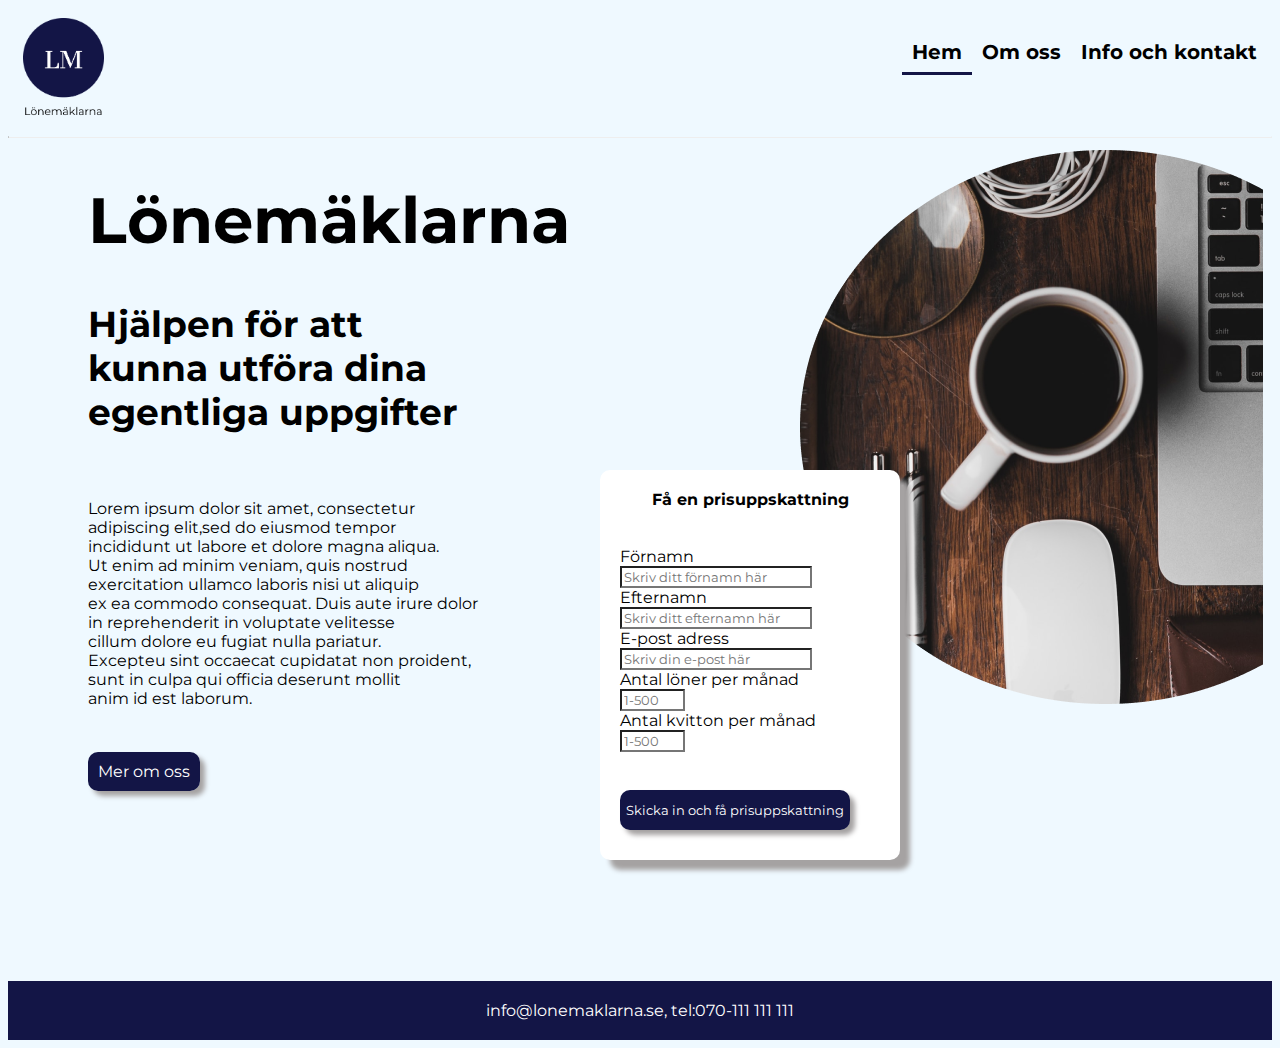
<file: index.html>
<!DOCTYPE html>
<html lang="sv">
<!--WCAG 3.1.1-->

<head>
    <!--webbriktlinje1: WCAG 2.4.1 Erbjud möjlighet att hoppa över innehåll. 
        Detta har jag tillämpat genom att tillägga aria-labels så
         att de med skärmläsaare lättare kan navigera sig på sidan. Har även lämnat tomma 
        alt-texter då dessa är endast dekorativa och inte har nån funktion. -->
    <!--webbriktlinje2: WCAG 1.4.3 Använd tillräcklig kontrast mellan
    text och bakgrund. Detta har jag tillämpat genom att kolla alla kontraster
    svart text-ljusblå bakgrund = 19.66:1 , vit text-mörkblå bakgrund = 17.13:1-->
    <!--webbriktlinje 3 = WCAG 3.1.1 Ange sidans språk i koden-->
    <!-- Har även för tillgänglighetens skull adderat padding till knappar och länkar som 
    underlättar med en större klickyta-->
    <meta charset="UTF-8">
    <meta http-equiv="X-UA-Compatible" content="IE=edge">
    <meta name="viewport" content="width=device-width, initial-scale=1.0">
    <title>HemLM</title>
    <!--länktitel-->
    <link rel="preconnect" href="https://fonts.googleapis.com">
    <!--länk till typsnitt-->
    <link rel="preconnect" href="https://fonts.gstatic.com" crossorigin>
    <link href="https://fonts.googleapis.com/css2?family=Montserrat&display=swap" rel="stylesheet">
    <link rel="stylesheet" href="style.css">
    <!--länk till css-->
</head>

<body>
    <header>
        <!--2.4.1 aria-label-->
        <!--header startar-->
        <div class="header">
            <a href="index.html" class=imglogo><img src="img/logo.png" alt="logo.lonemaklarna" height="100px"></a>
            <!--länk till loggo-->
            <nav class="myNav">
                <!--2.4.1 aria-label-->
                <!--3 länksidor-->
                <a class="active" href="index.html">Hem</a>
                <a href="about.html">Om oss</a>
                <a href="contact.html">Info och kontakt</a>
            </nav>
        </div>
    </header>
    <!--header slutar-->
    <hr class="avgrans">
    <!--för mobil-->
    <main>
        <!--2.4.1 aria-label-->
        <section class="lonetext">
            <h1 class="h1">Lönemäklarna</h1>
            <!--Rubrik-->
            <h2 class="h2p1">Hjälpen för att <br>kunna utföra dina <br>egentliga uppgifter</h2>
            <!--Underrubrik-->
            <br>
            <p class="loremp1">Lorem ipsum dolor sit amet, consectetur <br>
                <!--innehåll-->
                adipiscing elit,sed do eiusmod tempor <br>
                incididunt ut labore et dolore magna aliqua. <br>
                Ut enim ad minim veniam, quis nostrud <br>
                exercitation ullamco laboris nisi ut aliquip <br>
                ex ea commodo consequat. Duis aute irure dolor <br>
                in reprehenderit in voluptate velitesse <br>
                cillum dolore eu fugiat nulla pariatur. <br>
                Excepteu sint occaecat cupidatat non proident,<br>
                sunt in culpa qui officia deserunt mollit <br>
                anim id est laborum.</p>
            <br> <br>
            <a class="linkButton" href="contact.html" id="linktext">Mer om oss</a>
            <!--länk stylad som knapp-->
            <br>
            <div class="picture1">
                <img src="img/desk1.png" alt="" />
                <!--länk till bild sid 1-->
            </div>



            <form class="myForm" aria-label="förfråganformulär">
                <!--start formulär-->
                <!--2.4.1 aria-label-->
                <legend>Få en prisuppskattning</legend> <br> <br>
                <label for="fname">Förnamn</label><br>
                <input type="text" id="fname" name="fname" placeholder="Skriv ditt förnamn här" /> <br>
                <label for="lname">Efternamn</label><br>
                <input type="text" id="lname" name="lname" placeholder="Skriv ditt efternamn här" /><br>
                <label for="email">E-post adress</label><br>
                <input type="text" id="email" name="email" placeholder="Skriv din e-post här"><br>
                <label for="quantity">Antal löner per månad</label><br>
                <input type="number" id="quantity" name="quantity" placeholder="1-500" min="1" max="500"><br>
                <label for="quantity">Antal kvitton per månad</label><br>
                <input type="number" id="quantity" name="quantity" placeholder="1-500" min="1" max="500">
                <br><br><br>
                <button class="buttonForm" type="button" onclick="myFunction()">Skicka in och få
                    prisuppskattning</button>
                <!--knapp för att sända formulär-->
                <!--onklick med funktion i JS-->

            </form>
        </section>
    </main>
    <!--formulär slut-->


    <footer>
        <!--2.4.1 aria-label-->
        <!--footer startar-->
        <p class="myFooter">info@lonemaklarna.se,
            tel:070-111 111 111</p>
    </footer>
    <!--footer slut-->

    <script src="javascript.js"></script>
    <!--länk till javascript-->
</body>

</html>
</file>
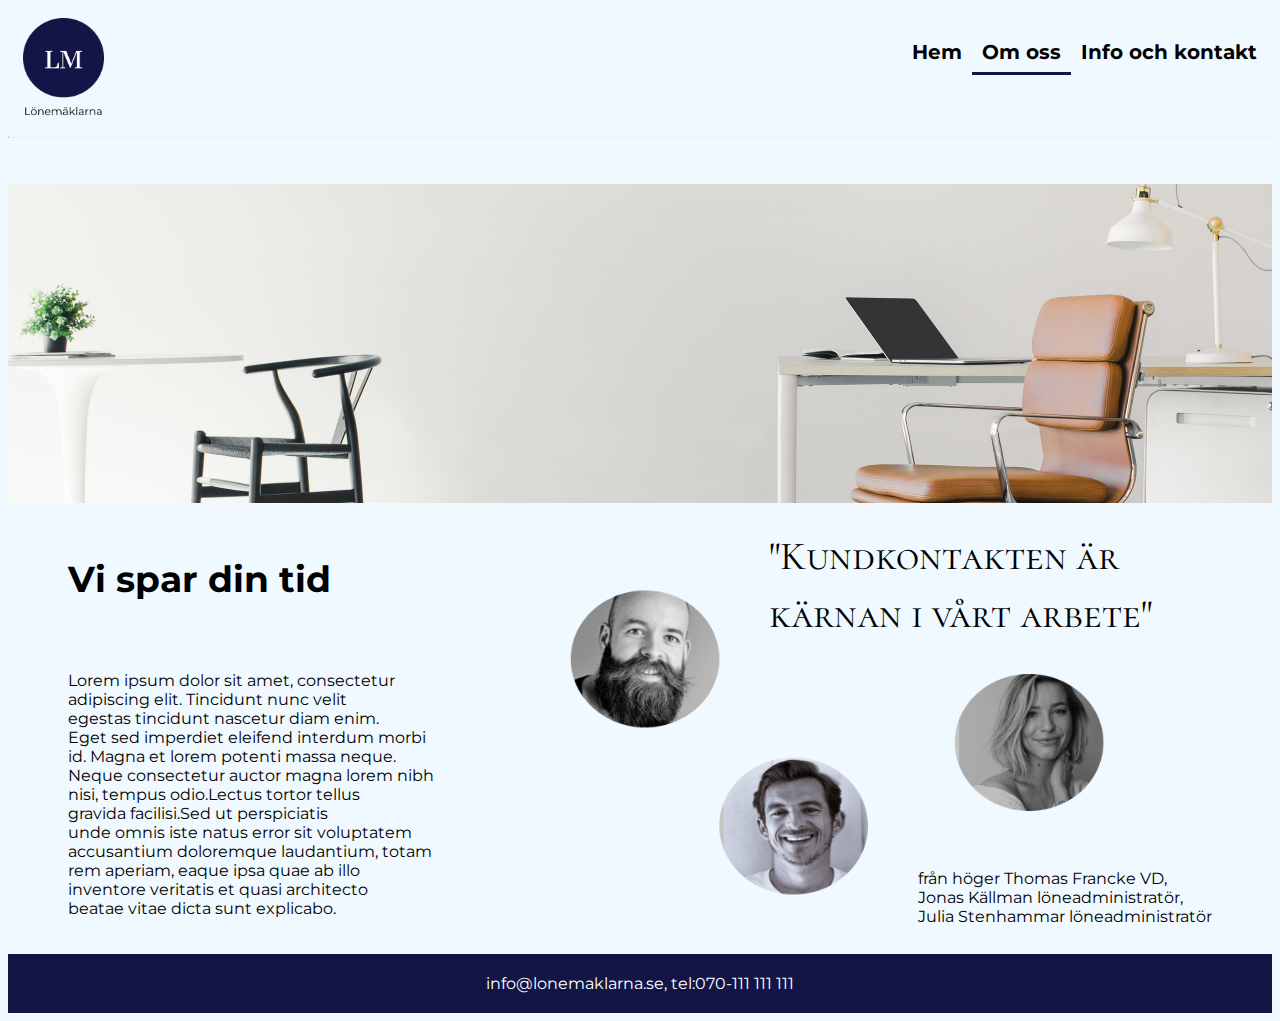
<file: about.html>
<!DOCTYPE html>
<html lang="sv">
<!--WCAG 3.1.1-->

<head>
    <!--webbriktlinje1: WCAG 2.4.1 Erbjud möjlighet att hoppa över innehåll. 
        Detta har jag tillämpat genom att tillägga aria-labels så
         att de med skärmläsaare lättare kan navigera sig på sidan. Har även lämnat tomma 
        alt-texter då dessa är endast dekorativa och inte har nån funktion. -->
    <!--webbriktlinje2: WCAG 1.4.3 Använd tillräcklig kontrast mellan
    text och bakgrund. Detta har jag tillämpat genom att kolla alla kontraster
    svart text-ljusblå bakgrund = 19.66:1 , vit text-mörkblå bakgrund = 17.13:1-->
    <!--webbriktlinje 3 = WCAG 3.1.1 Ange sidans språk i koden-->
    <!-- Har även för tillgänglighetens skull adderat padding till knappar och länkar som 
    underlättar med en större klickyta-->
    <meta charset="UTF-8">
    <meta http-equiv="X-UA-Compatible" content="IE=edge">
    <meta name="viewport" content="width=device-width, initial-scale=1.0">
    <title>AboutLM</title>
    <link rel="preconnect" href="https://fonts.googleapis.com">
    <!--länk till typsnitt-->
    <link rel="preconnect" href="https://fonts.gstatic.com" crossorigin>
    <link href="https://fonts.googleapis.com/css2?family=Montserrat&display=swap" rel="stylesheet">

    <link rel="preconnect" href="https://fonts.googleapis.com">
    <!--länk till typsnitt 2-->
    <link rel="preconnect" href="https://fonts.gstatic.com" crossorigin>
    <link href="https://fonts.googleapis.com/css2?family=Cormorant+SC&family=Montserrat&display=swap" rel="stylesheet">

    <link rel="stylesheet" href="style.css">
    <!--länk till css-->
</head>

<body>
    <header>
        <!--2.4.1 aria-label-->
        <!--header startar-->
        <div class="header">
            <a href="index.html" class=imglogo><img src="img/logo.png" alt="logo.lonemaklarna" height="100px"></a>
            <!--länk till loggo-->
            <nav class="myNav">
                <!--2.4.1 aria-label-->
                <!--3 länksidor-->
                <a href="index.html">Hem</a>
                <a class="active" href="about.html">Om oss</a>
                <a href="contact.html">Info och kontakt</a>
            </nav>
        </div>
    </header>
    <!--header slutar-->
    <hr class="avgrans">
    <!--för mobil-->
    <main>
        <!--2.4.1 aria-label-->
        <br> <br>
        <div class="row">
            <!--flexbox startar-->
            <div class="column5">
                <!--bild under header-->
                <img class="imgp2" src="img/office1.png" alt="">
            </div>


            <div class="column1">
                <!--vänser sida med text-->
                <h2 class="h2p2">Vi spar din tid</h2>
                <p class="loremp2">
                    Lorem ipsum dolor sit amet, consectetur <br>
                    adipiscing elit. Tincidunt nunc velit <br>
                    egestas tincidunt nascetur diam enim. <br>
                    Eget sed imperdiet eleifend interdum morbi <br>
                    id. Magna et lorem potenti massa neque. <br>
                    Neque consectetur auctor magna lorem nibh <br>
                    nisi, tempus odio.Lectus tortor tellus <br>
                    gravida facilisi.Sed ut perspiciatis <br>
                    unde omnis iste natus error sit voluptatem <br>
                    accusantium doloremque laudantium, totam <br>
                    rem aperiam, eaque ipsa quae ab illo <br>
                    inventore veritatis et quasi architecto <br>
                    beatae vitae dicta sunt explicabo.</p>
            </div>


            <div class="column2">
                <!--höger sida med bild med två texter ovanpå-->
                <div class="container">
                    <img class="imgStaff" src="img/staff.png" alt="picture of staff">
                    <div class="citat">"Kundkontakten är <br> kärnan i vårt arbete"</div>
                    <div class="nameImg">
                        från höger Thomas Francke VD,<br> Jonas Källman löneadministratör, <br> Julia Stenhammar
                        löneadministratör
                    </div>
                </div>

            </div>


        </div>
        <!--flexbox slutar-->
    </main>
    <footer>
        <!--2.4.1 aria-label-->
        <!--footer startar-->
        <p class="myFooter">info@lonemaklarna.se,
            tel:070-111 111 111</p>
    </footer>
    <!--footer slut-->
</body>

</html>
</file>
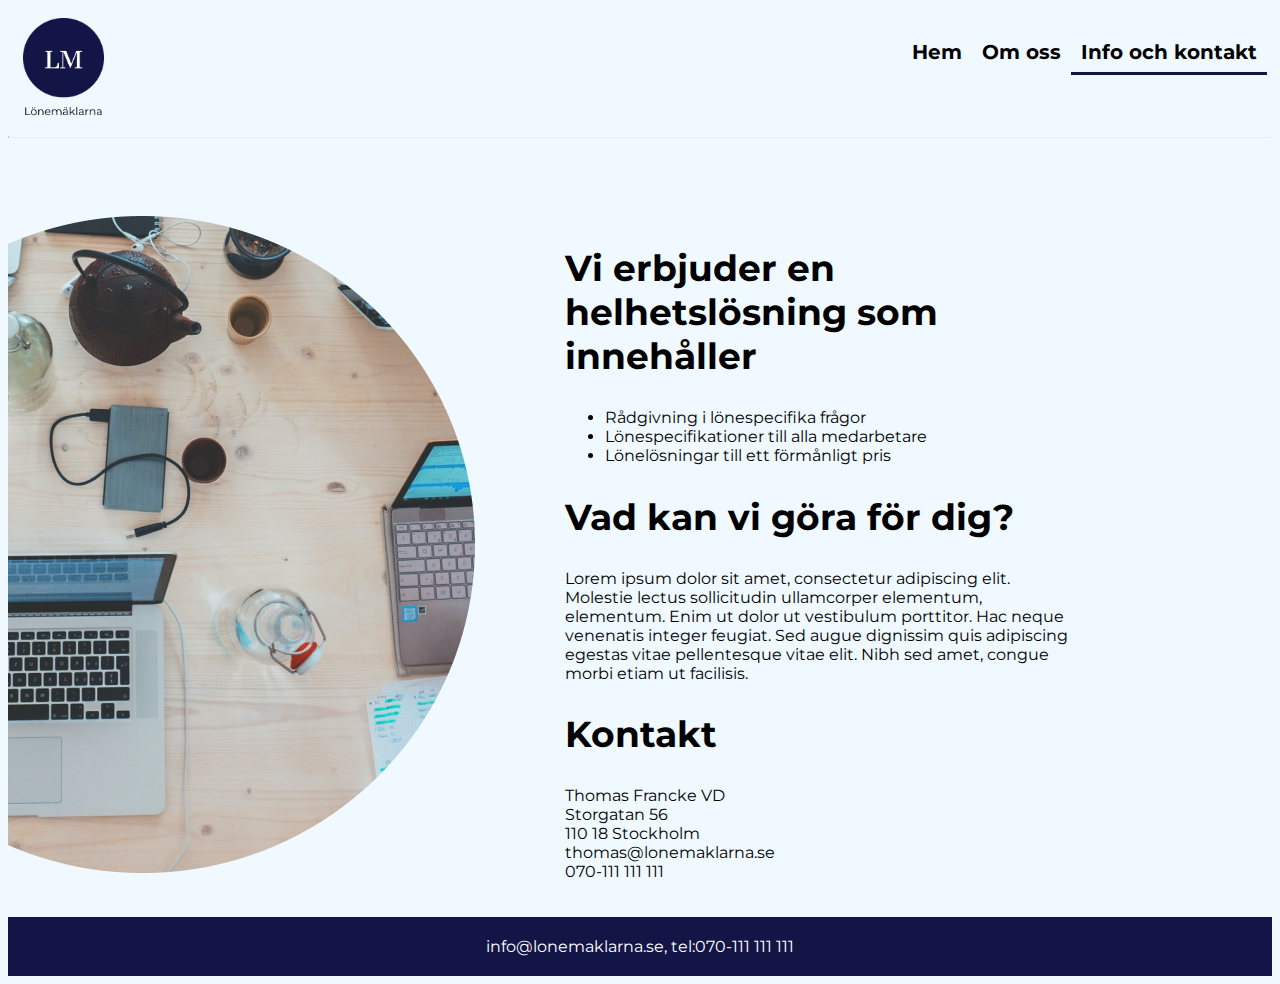
<file: contact.html>
<!DOCTYPE html>
<html lang="sv">
<!--WCAG 3.1.1-->

<head>
    <!--webbriktlinje1: WCAG 2.4.1 Erbjud möjlighet att hoppa över innehåll. 
        Detta har jag tillämpat genom att tillägga aria-labels så
         att de med skärmläsaare lättare kan navigera sig på sidan. Har även lämnat tomma 
        alt-texter då dessa är endast dekorativa och inte har nån funktion. -->
    <!--webbriktlinje2: WCAG 1.4.3 Använd tillräcklig kontrast mellan
    text och bakgrund. Detta har jag tillämpat genom att kolla alla kontraster
    svart text-ljusblå bakgrund = 19.66:1 , vit text-mörkblå bakgrund = 17.13:1-->
    <!--webbriktlinje 3 = WCAG 3.1.1 Ange sidans språk i koden-->
    <!-- Har även för tillgänglighetens skull adderat padding till knappar och länkar som 
    underlättar med en större klickyta-->
    <meta charset="UTF-8">
    <meta http-equiv="X-UA-Compatible" content="IE=edge">
    <meta name="viewport" content="width=device-width, initial-scale=1.0">
    <title>ContactLM</title>
    <!--länktitel-->
    <link rel="preconnect" href="https://fonts.googleapis.com">
    <!--länk till typsnitt-->
    <link rel="preconnect" href="https://fonts.gstatic.com" crossorigin>
    <link href="https://fonts.googleapis.com/css2?family=Montserrat&display=swap" rel="stylesheet">
    <link rel="stylesheet" href="style.css">
    <!--länk till css-->
</head>

<body>
    <header>
        <!--2.4.1 aria-label-->
        <!--header startar-->
        <div class="header">
            <a href="index.html" class=imglogo><img src="img/logo.png" alt="logo.lonemaklarna" height="100px"></a>
            <!--länk till loggo-->
            <nav class="myNav">
                <!--2.4.1 aria-label-->
                <a href="index.html">Hem</a>
                <!--3 länksidor-->
                <a href="about.html">Om oss</a>
                <a class="active" href="contact.html">Info och kontakt</a>
            </nav>
        </div>
    </header>
    <!--header slutar-->
    <hr class="avgrans">
    <!--för mobil-->
    <main>
        <!--2.4.1 aria-label-->
        <section>
            <div class="row">
                <!--flexbox start-->
                <div class="column3">
                    <!--vänster del av sidan-->
                    <img class="img3" src="img/desk2.png" alt="">

                </div>
                <div class="column4">
                    <!--höger del av sidan-->
                    <h2 class="h2p3">Vi erbjuder en helhetslösning som innehåller</h2>
                    <ul class="textp3">
                        <li>Rådgivning i lönespecifika frågor</li>
                        <li>Lönespecifikationer till alla medarbetare</li>
                        <li>Lönelösningar till ett förmånligt pris</li>

                    </ul>
                    <h2 class="h2p3">Vad kan vi göra för dig?</h2>
                    <p class="textp3">
                        Lorem ipsum dolor sit amet, consectetur adipiscing elit. Molestie lectus
                        sollicitudin ullamcorper elementum, elementum. Enim ut dolor ut
                        vestibulum porttitor. Hac neque venenatis integer feugiat. Sed augue
                        dignissim quis adipiscing egestas vitae pellentesque vitae elit. Nibh
                        sed amet, congue morbi etiam ut facilisis.

                    </p>
                    <h2 class="h2p3">Kontakt</h2>
                    <p class="textp3">
                        Thomas Francke VD <br>
                        Storgatan 56 <br>
                        110 18 Stockholm <br>
                        thomas@lonemaklarna.se <Br>
                        070-111 111 111

                    </p>

                </div>
            </div>
            <!--flexbox slutar-->

        </section>
    </main>
    <footer>
        <!--2.4.1 aria-label-->
        <!--footer startar-->
        <p class="myFooter">info@lonemaklarna.se,
            tel:070-111 111 111</p>
    </footer>
    <!--footer slut-->
</body>

</html>
</file>
<file: style.css>
* {
    background-color: #EFF9FF;
    font-family: 'Montserrat', sans-serif;
    box-sizing: border-box;
}

.header {
    overflow: hidden;
    padding: 10px 5px;
}

.header a {
    float: left;
    color: black;
    text-align: center;
    text-decoration: none;
    font-size: 20px;
    line-height: 29px;
    border-radius: 0px;
    font-weight: bold;
    padding-left: 10px;
    padding-right: 10px;
    padding-bottom: 5px;
    border-bottom: 2px solid transparent;
    display: block;
   padding: 12px, 16px;
}

.header a:hover {
    opacity: 0.7;
}

.header a.active {
    border-bottom: 3px solid #131546;
}

.myNav {
    float: right;
    padding-top: 20px;
}

hr.avgrans {
    border-top: 1px solid transparent;
}

@media screen and (max-width: 600px) {
    .header a {
        float: none;
        display: block;
        text-align: left;
        width: 160px;
    }

    hr.avgrans {
        border-top: 1px solid black;

    }

    .myNav {
        float: none;
    }

}

.imglogo {

    width: auto;
    height: 100px;
    opacity: 1;
    float: left;
    font-size: 20px;
}

.h1 {
    color: black;
    text-align: left;
    font-size: 64px;
    line-height: 78px;
    margin-left: 40px;
}

@media screen and (max-width: 600px) {
    .h1{
        margin-left: 10px;
        font-size: 36px;
    }
}

.h2p1 {
    text-align: left;
    font-size: 36px;
    margin-left: 40px;
}

@media screen and (max-width: 600px){
    .h2p1{
        margin-left: 10px;
        font-size: 28px;
    }
}

.loremp1 {
    text-align: left;
    margin-left: 40px;
}

@media screen and (max-width: 600px){
    .loremp1{
        margin-left: 10px;
        font-size: 18px;
    }
}

.picture1 {
    position: absolute;
    top: 150px;
    left: 800px;
    
   
}
@media screen and (max-width: 600px){
    .picture1{
        display: none;
        
    }
}

.lonetext {
    min-height: 800px;
    margin-left: 40px;
    text-align: left;
}

.myForm {
    background-color: white;
    position: absolute;
    top: 470px;
    right: 380px;
    padding: 20px;
    height: 390px;
    width: 300px;
    border-radius: 10px;
    box-shadow: 10px 10px 5px rgb(165, 162, 162);
}

@media screen and (max-width: 1000px) {
    .myForm {
        padding: 20px;
        position: relative;
        top: 50px;
        left: 0px;
        margin-bottom: 80px;

    }
}

input[type=text] :focus {
    border: 3px solid #555;
}

label {
    background-color: white;
}

input {
    background-color: white;
}

legend {
    font-size: 36;
    background-color: white;
    font-weight: bold;
    text-align: center;
}

.h2Form {
    text-align: center;
}

.buttonForm {
    height: 40px;
    background-color: #131546;
    color: white;
    border: none;
    border-radius: 10px;
    box-shadow: 5px 5px 5px rgb(165, 162, 162);
    padding: 12px, 16px;
}

.buttonForm:hover {
    opacity: 0.7;
}

.myFooter {
    background-color: #131546;
    color: white;
    text-align: center;
    margin: 0;
    padding: 20px;
    width: 100%;
    border-color: #131546;
}

.linkButton:hover {
    opacity: 0.7;
}

.linkButton {
    margin-left: 40px;
    text-decoration: none;
    text-align: center;
    border-radius: 10px;
    background: #131546;
    color: white;
    padding: 10px;
    width: 100px;
    height: 25px;
    box-shadow: 5px 5px 5px rgb(165, 162, 162);
    padding: 12px, 16px;
}



.h2p2 {
    text-align: left;
    font-size: 36px;
    margin-left: 40px;
    padding-bottom: 40px;
}


.loremp2 {
    text-align: left;
    margin-left: 40px;
}

.container {
    position: relative;
}

.citat {
    position: absolute;
    top: 0px;
    right: 100px;
    font-family: 'Cormorant SC', serif;
    font-style: normal;
    font-weight: normal;
    font-size: 40px;
    line-height: 58px;


}

.imgStaff {
    width: 100%
    
    
}

.nameImg {
    position: absolute;
    bottom: 0px;
    right: 40px;
    padding-bottom: 5px;
}



.h2p3 {
    text-align: left;
    font-size: 36px;
}

.row {
  display: flex;
  flex-wrap: wrap;
   
     
}

.column1 {
    flex: 40%;
   padding: 20px;

}

.column2 {
    flex: 60%;
   padding: 20px;
}
.column5{
    flex: 100%;
    
}

   

@media  screen and (max-width: 600px) {
    .column1, .column2, .column5 {
        
        flex: 100%;
    }
    
}


.column3 {
    flex: 1;
    margin-top: 70px;
    margin-bottom: 20px;
    padding-left: 0;
    max-width: 600px;

}
@media  screen and (max-width: 600px){
    .column3{
        display: none;
    }
}

.column4 {
    flex: 1;
    margin-top: 70px;
    margin-bottom: 20px;
    margin-left: 50px;
    margin-right: 200px;
    padding-left: 0;
    max-width: 1000px;
    min-width: 400px;
}
@media screen and (max-width: 600px) {
    .citat {
        font-size: 22px;
        margin-top: 0px;
    }
    .nameImg {
        font-size: 12px;
    }
    
    .h2p2{
        font-size: 28px;
    }
    .loremp2{
        font-size: 18px;
    }
    .imgp2{
        max-width: 600px;
    }
}
@media  screen and (max-width: 600px){
     .h2p3{
        font-size: 28px;}
.textp3{
    font-size: 18px;}
}
</file>
